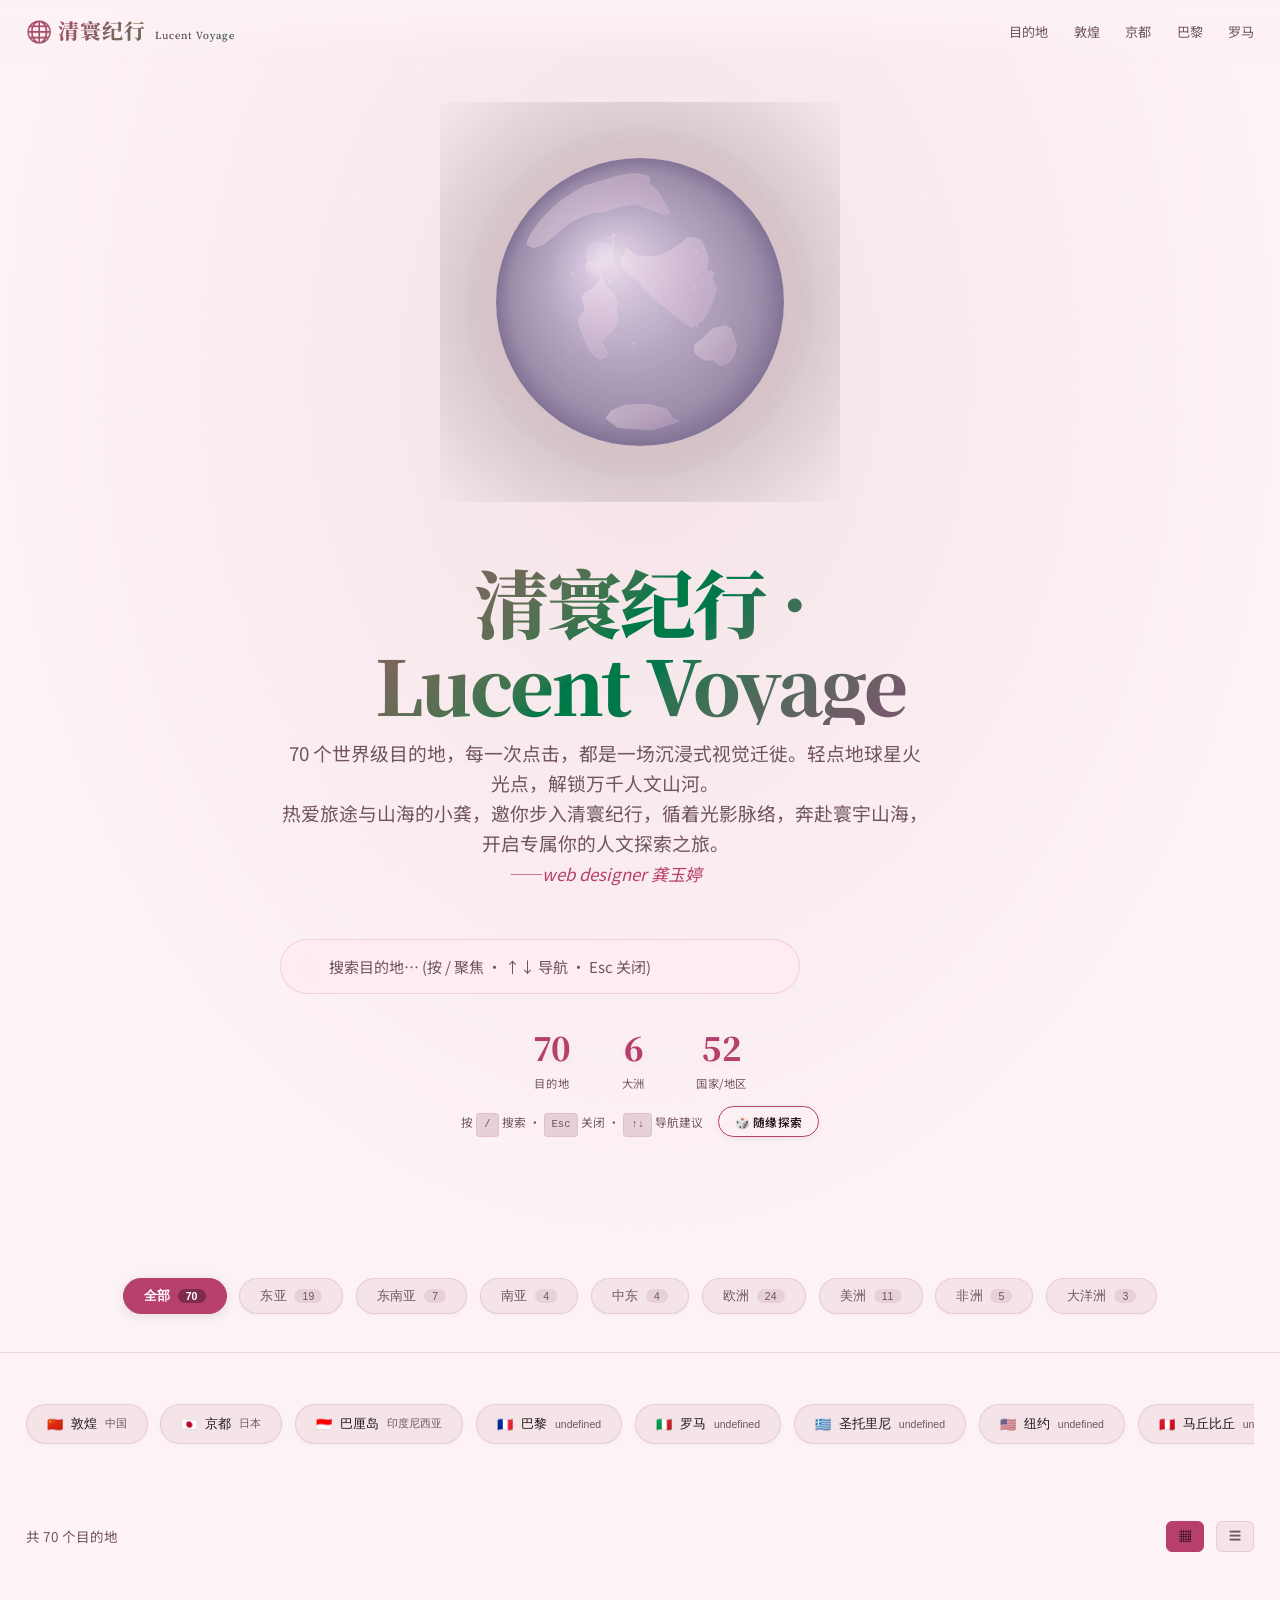
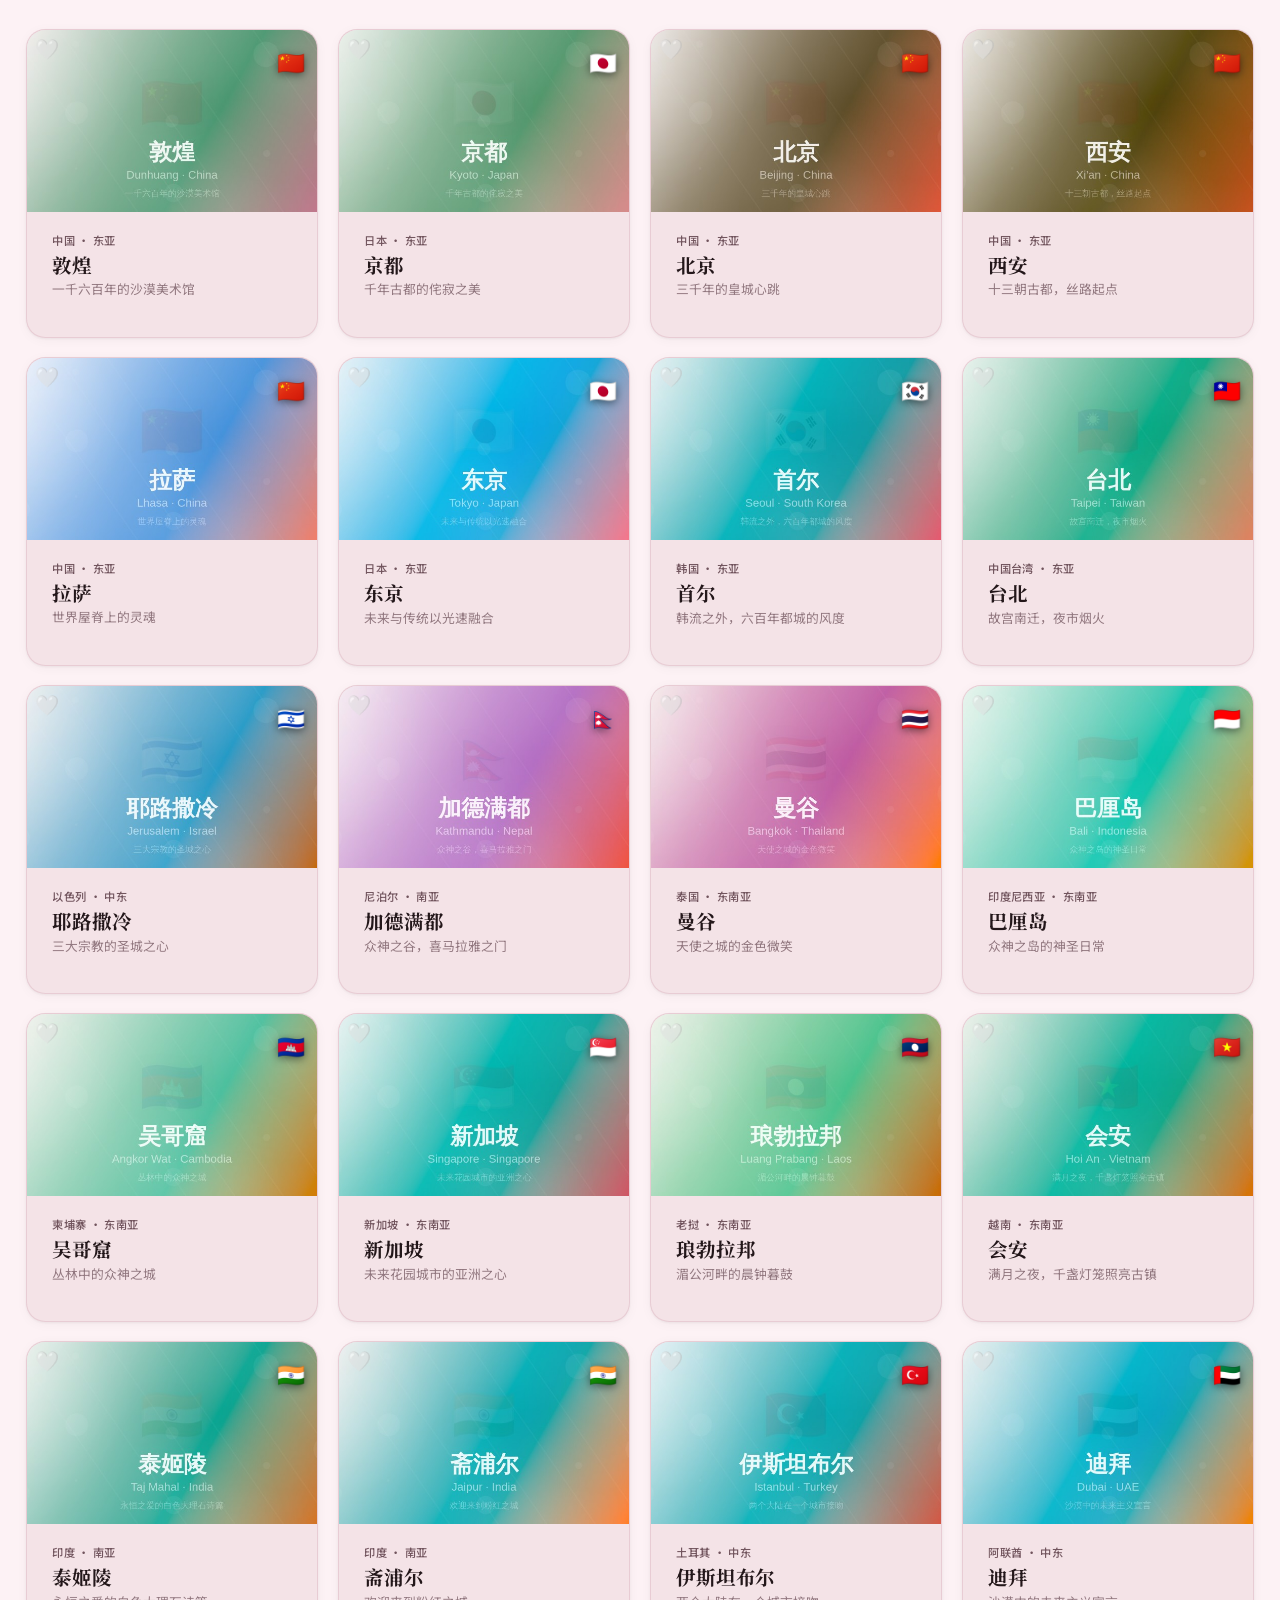
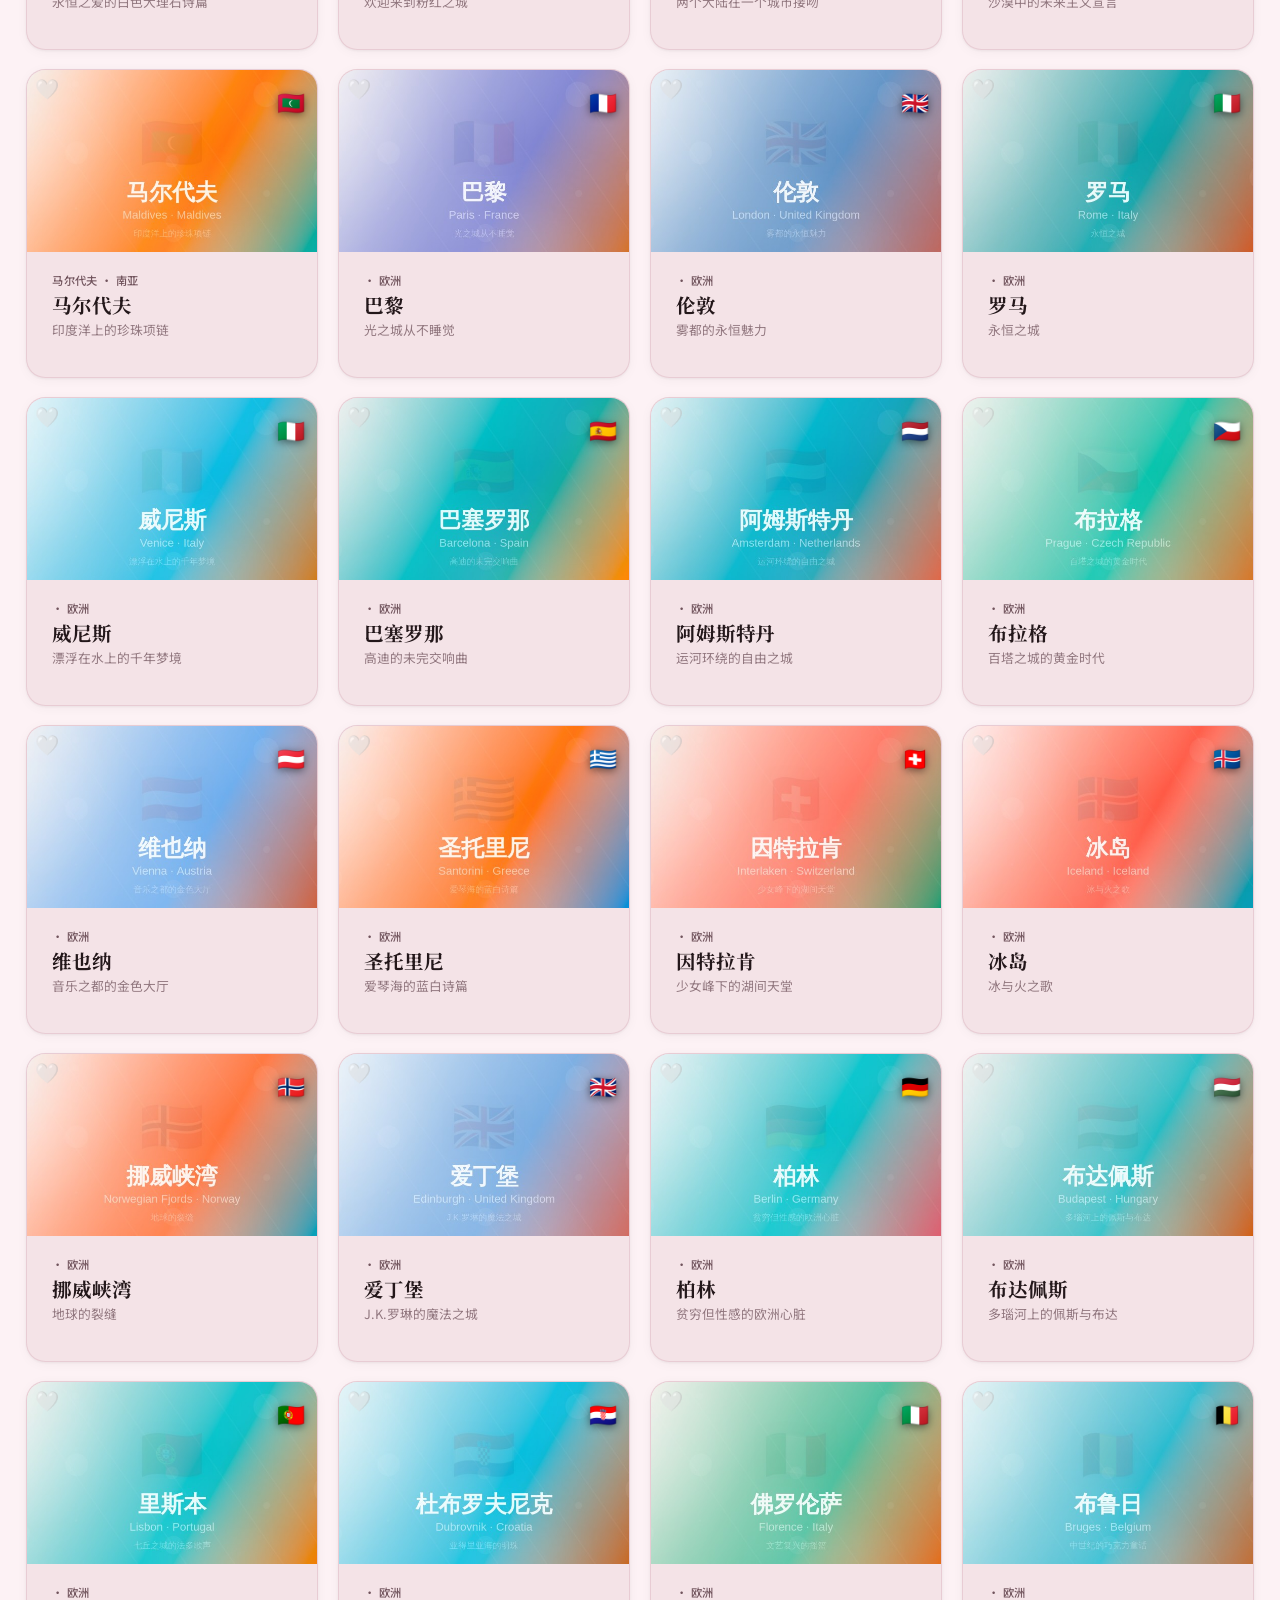
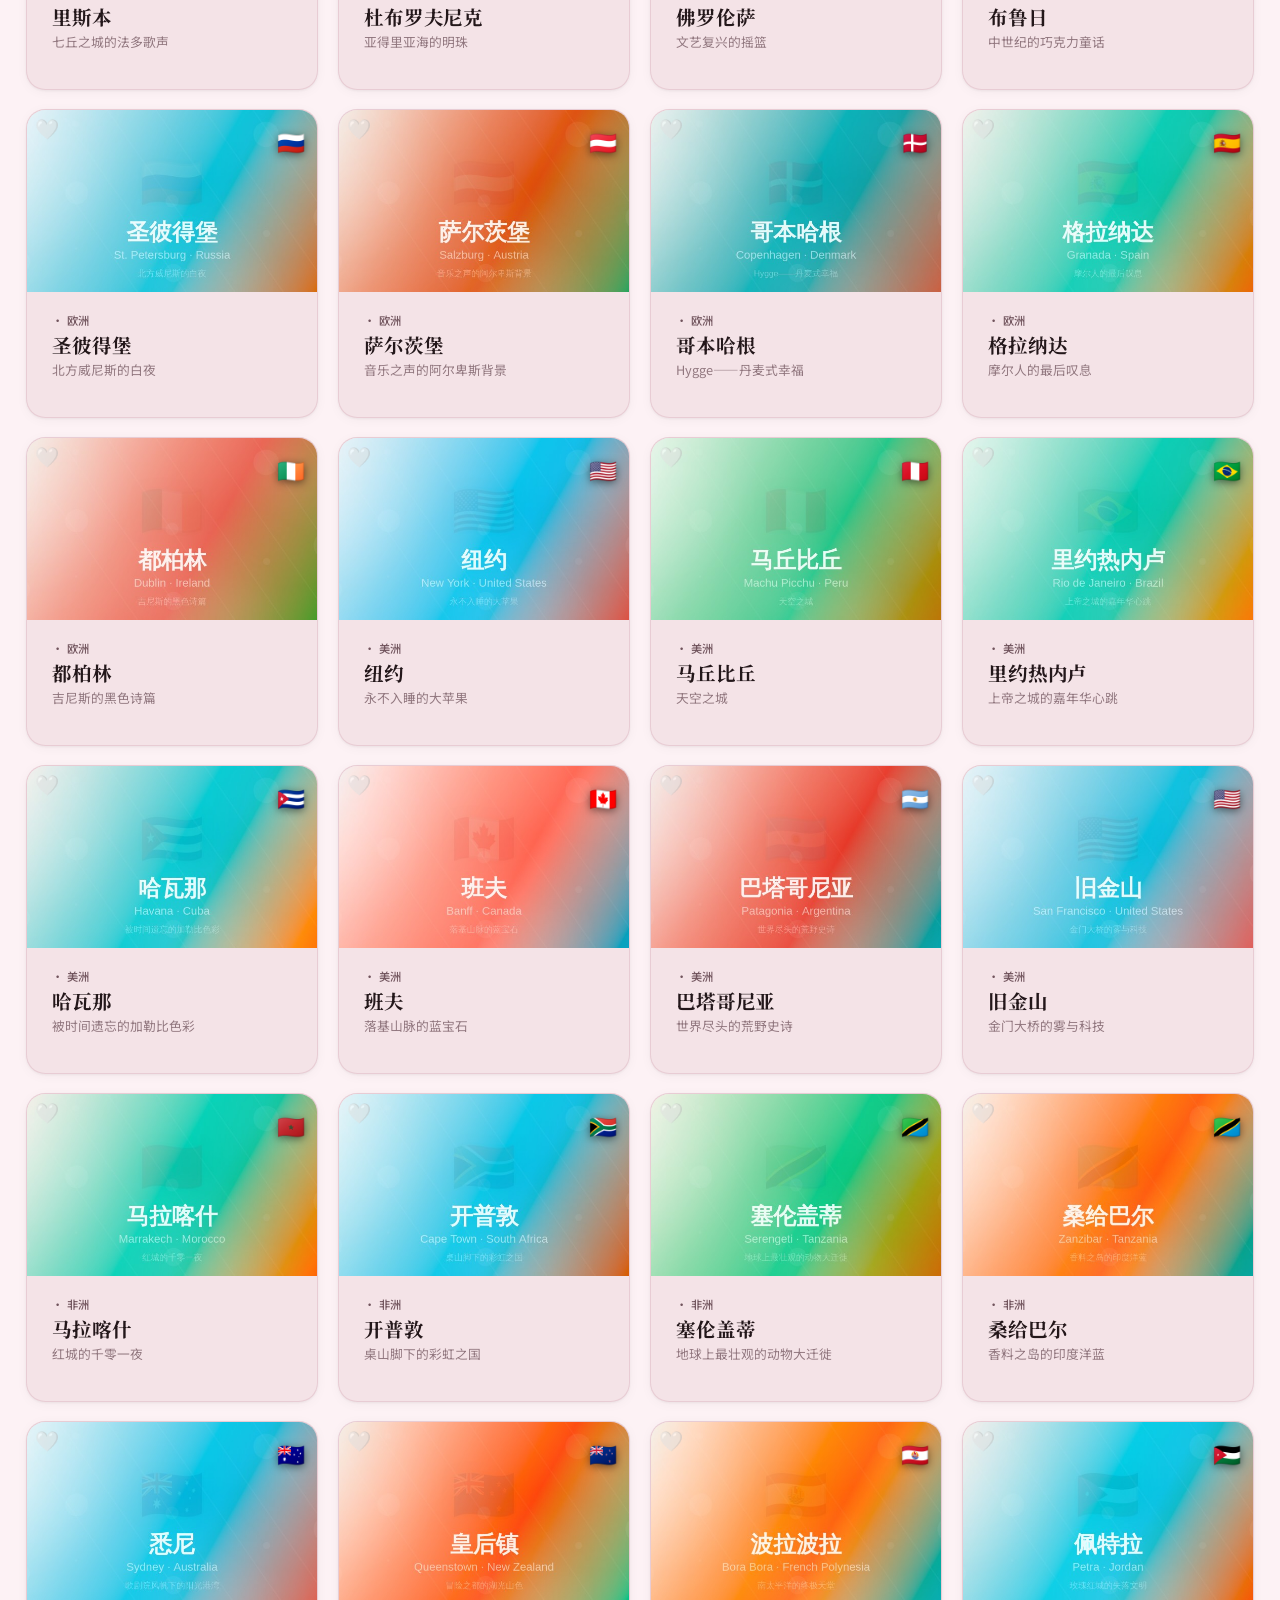
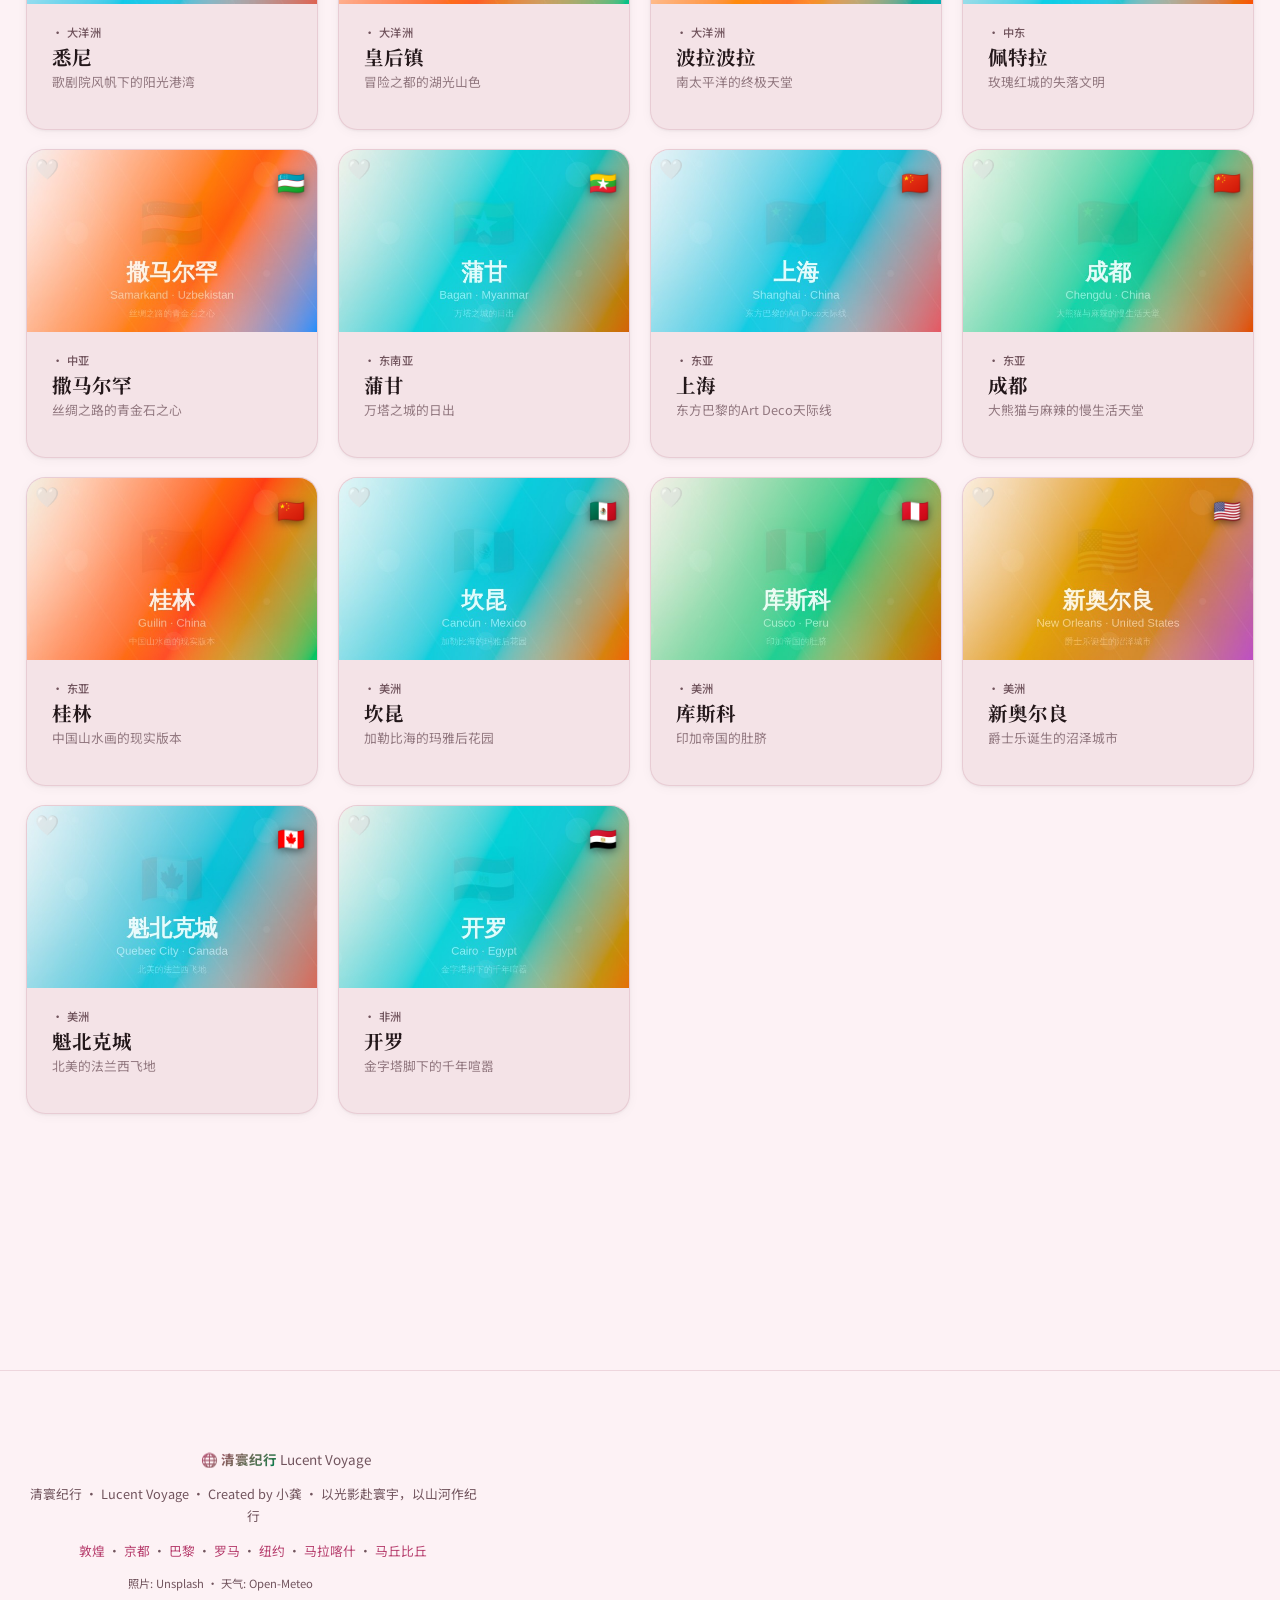
<file: index.html>
<!DOCTYPE html>
<html lang="zh-CN">
<head>
<meta charset="UTF-8">
<meta name="viewport" content="width=device-width, initial-scale=1.0">
<meta name="description" content="清寰纪行 — 70个世界级目的地的沉浸式人文旅游门户。动态文化主题引擎、便当盒式攻略、杂志级叙事排版。">
<meta name="theme-color" content="#1a1410">
<title>清寰纪行・Lucent Voyage</title>

<link rel="preconnect" href="https://fonts.googleapis.com">
<link rel="preconnect" href="https://fonts.gstatic.com" crossorigin>
<link href="https://fonts.googleapis.com/css2?family=Noto+Serif+SC:wght@400;700;900&family=Noto+Sans+SC:wght@300;400;500;700&display=swap" rel="stylesheet">
<link rel="stylesheet" href="css/base.css">

<style>
  /* ═══ Hub Hero ═══ */
  .hub-hero {
    min-height: 100vh;
    display: flex; flex-direction: column;
    align-items: center; justify-content: center;
    text-align: center; padding: var(--space-2xl) var(--space-md);
    position: relative;
  }
  .hub-hero__bg {
    position: absolute; inset: 0; z-index: 0;
    background: radial-gradient(ellipse at 50% 30%, var(--color-surface) 0%, transparent 70%), var(--color-bg);
  }
  .hub-hero__particles { position: absolute; inset: 0; z-index: 0; opacity: 0.4; }
  .hub-hero__content { position: relative; z-index: 1; max-width: 720px; }
  .hub-hero__title { font-family: var(--font-display); font-size: clamp(2.2rem, 6vw, 5rem); font-weight: 900; line-height: 1.1; letter-spacing: -0.03em; color: var(--color-ink); margin-bottom: var(--space-sm); }
  .hub-hero__title span { color: var(--color-primary); }
  .hub-hero__sub { font-size: clamp(1rem, 1.5vw, 1.25rem); color: var(--color-muted); margin-bottom: var(--space-lg); line-height: 1.6; }
  .hero-search-wrap { width: min(520px, 90vw); position: relative; margin-bottom: var(--space-md); }

  /* ── Search Dropdown ── */
  .search-dropdown {
    position: absolute; top: 100%; left: 0; right: 0;
    background: var(--color-surface-elevated);
    border: 1px solid var(--glass-border);
    border-radius: 0 0 var(--bento-radius) var(--bento-radius);
    margin-top: 4px; max-height: 320px; overflow-y: auto;
    z-index: var(--z-dropdown); display: none;
    backdrop-filter: blur(var(--glass-blur));
  }
  .search-dropdown--visible { display: block; }
  .search-dropdown__item {
    padding: 12px 16px; display: flex; align-items: center; gap: 12px;
    cursor: pointer; transition: background 0.2s; border-bottom: 1px solid var(--glass-border);
  }
  .search-dropdown__item:hover, .search-dropdown__item--active { background: var(--color-surface); }
  .search-dropdown__item:last-child { border-bottom: none; }
  .search-dropdown__flag { font-size: 1.3rem; flex-shrink: 0; }
  .search-dropdown__info { flex: 1; text-align: left; }
  .search-dropdown__name { color: var(--color-ink); font-weight: 600; font-size: 0.95rem; }
  .search-dropdown__region { color: var(--color-muted); font-size: 0.75rem; }
  .search-dropdown__hint { padding: 10px 16px; color: var(--color-muted); font-size: 0.78rem; text-align: left; border-bottom: 1px solid var(--glass-border); }

  .hero-stats { display: flex; gap: var(--space-lg); justify-content: center; flex-wrap: wrap; margin-top: var(--space-md); }
  .hero-stat { text-align: center; }
  .hero-stat__num { font-family: var(--font-display); font-size: clamp(1.5rem, 2.5vw, 2.2rem); font-weight: 900; color: var(--color-primary); }
  .hero-stat__label { font-size: 0.75rem; color: var(--color-muted); text-transform: uppercase; letter-spacing: 0.05em; }

  /* ── Sticky Filter Bar ── */
  .section-filters {
    position: sticky; top: 58px; z-index: var(--z-sticky);
    background: var(--color-bg); padding: var(--space-sm) 0;
    border-bottom: 1px solid var(--glass-border);
    backdrop-filter: blur(var(--glass-blur));
  }
  .filter-pill__count {
    display: inline-block; background: var(--color-surface-elevated);
    border-radius: 100px; padding: 1px 8px; font-size: 0.7rem;
    margin-left: 4px; color: var(--color-muted);
  }
  .filter-pill--active .filter-pill__count { background: rgba(0,0,0,0.3); color: inherit; }

  /* ── Results Bar ── */
  .results-header { display: flex; justify-content: space-between; align-items: center; padding: var(--space-md) 0; flex-wrap: wrap; gap: var(--space-sm); }
  .results-count { color: var(--color-muted); font-size: 0.9rem; }
  .results-actions { display: flex; gap: var(--space-sm); }
  .view-toggle { padding: 6px 12px; border-radius: 6px; border: 1px solid var(--glass-border); background: var(--color-surface); color: var(--color-muted); cursor: pointer; font-size: 0.8rem; transition: all 0.2s; }
  .view-toggle--active { background: var(--color-primary); color: #000; border-color: var(--color-primary); }

  /* ── Skeleton Cards ── */
  .skeleton-card {
    background: var(--color-surface); border-radius: var(--bento-radius);
    overflow: hidden; border: 1px solid var(--glass-border);
  }
  .skeleton-card__img { width: 100%; aspect-ratio: 16/10; background: var(--color-surface-elevated); animation: shimmer 1.5s infinite; }
  .skeleton-card__body { padding: var(--space-sm) var(--space-md) var(--space-md); }
  .skeleton-card__line { height: 12px; border-radius: 6px; background: var(--color-surface-elevated); margin-bottom: 8px; animation: shimmer 1.5s infinite; }
  .skeleton-card__line--short { width: 60%; }
  .skeleton-card__line--medium { width: 80%; }
  @keyframes shimmer {
    0% { opacity: 0.5; } 50% { opacity: 0.8; } 100% { opacity: 0.5; }
  }

  /* ── No Results ── */
  .no-results { grid-column: 1 / -1; text-align: center; padding: var(--space-xl); }
  .no-results__icon { font-size: 3rem; margin-bottom: var(--space-sm); opacity: 0.6; }
  .no-results__text { color: var(--color-muted); font-size: 1.1rem; margin-bottom: var(--space-sm); }
  .no-results__hint { color: var(--color-muted); font-size: 0.85rem; }

  /* ── Featured Destinations Quick Bar ── */
  .featured-bar { display: flex; gap: var(--space-sm); overflow-x: auto; padding: var(--space-md) 0; scroll-snap-type: x mandatory; -webkit-overflow-scrolling: touch; }
  .featured-bar::-webkit-scrollbar { height: 2px; }
  .featured-chip {
    flex-shrink: 0; scroll-snap-align: start;
    padding: 10px 20px; border-radius: 100px;
    background: var(--color-surface); border: 1px solid var(--glass-border);
    color: var(--color-ink); cursor: pointer; font-size: 0.88rem;
    transition: all 0.3s; white-space: nowrap; display: flex; align-items: center; gap: 8px;
  }
  .featured-chip:hover { border-color: var(--color-primary); transform: translateY(-2px); }

  /* ── Back to Top ── */
  .back-to-top {
    position: fixed; bottom: 24px; right: 24px; z-index: var(--z-sticky);
    width: 44px; height: 44px; border-radius: 50%;
    background: var(--color-primary); color: #000; border: none;
    font-size: 1.2rem; cursor: pointer;
    opacity: 0; transform: translateY(16px);
    transition: all 0.3s var(--ease-out-expo);
    pointer-events: none; box-shadow: 0 4px 20px rgba(0,0,0,0.4);
  }
  .back-to-top--visible { opacity: 1; transform: translateY(0); pointer-events: auto; }
  .back-to-top:hover { transform: translateY(-3px) scale(1.05); }

  /* ── Keyboard hint ── */
  .kbd { display: inline-block; padding: 2px 7px; border-radius: 4px; background: var(--color-surface-elevated); border: 1px solid var(--glass-border); font-size: 0.7rem; font-family: monospace; color: var(--color-muted); }

  .footer { text-align: center; padding: var(--space-xl) var(--space-md); border-top: 1px solid var(--glass-border); color: var(--color-muted); font-size: 0.85rem; margin-top: var(--space-2xl); }
  .footer a { color: var(--color-primary); }

  @keyframes pulse-intro {
    0%, 100% { box-shadow: 0 4px 16px rgba(255,107,157,0.4); }
    50% { box-shadow: 0 4px 28px rgba(255,107,157,0.7), 0 0 0 6px rgba(255,107,157,0.1); }
  }

  @media (max-width: 480px) {
    .hub-hero__title { font-size: 1.8rem; }
    .hero-stats { gap: var(--space-md); }
    .results-actions { display: none; }
    .back-to-top { bottom: 16px; right: 16px; width: 38px; height: 38px; }
  }
</style>
</head>
<body>

<a href="#destinations" class="skip-link">跳转到目的地列表</a>
<a href="#search-input" class="skip-link" style="left:180px">跳转到搜索</a>

<nav class="nav" aria-label="主导航">
  <div class="nav__inner">
    <a href="index.html" class="nav__logo" style="font-size:1.4rem;letter-spacing:0.04em;background:linear-gradient(135deg,var(--color-primary),var(--color-accent));-webkit-background-clip:text;-webkit-text-fill-color:transparent;background-clip:text">🌐 清寰纪行 <span style="font-size:0.65rem;font-weight:400;-webkit-text-fill-color:var(--color-muted);background:none;margin-left:4px">Lucent Voyage</span></a>
    <ul class="nav__links">
      <li><a href="#destinations">目的地</a></li>
      <li><a href="destination.html?dest=dunhuang">敦煌</a></li>
      <li><a href="destination.html?dest=kyoto">京都</a></li>
      <li><a href="destination.html?dest=paris">巴黎</a></li>
      <li><a href="destination.html?dest=rome">罗马</a></li>
    
    </ul>
    <button class="hamburger" id="hamburger-btn" aria-label="菜单" aria-expanded="false">
      <span></span><span></span><span></span>
    </button>
  </div>
</nav>

<!-- Mobile Menu Overlay -->
<div class="mobile-menu" id="mobile-menu" aria-hidden="true">
  <a href="index.html">🏠 探索中枢</a>
  <a href="#destinations">🌍 目的地</a>
  <a href="destination.html?dest=dunhuang">🕌 敦煌</a>
  <a href="destination.html?dest=kyoto">⛩️ 京都</a>
  <a href="destination.html?dest=paris">🗼 巴黎</a>
  <a href="destination.html?dest=new-york">🗽 纽约</a>
</div>

<!-- Mobile Bottom Tabs -->
<nav class="mobile-tabs" aria-label="移动端导航">
  <a href="index.html" class="mobile-tabs__item mobile-tabs__item--active"><span>🏠</span>中枢</a>
  <a href="#destinations" class="mobile-tabs__item"><span>🌍</span>探索</a>
  <a href="destination.html?dest=dunhuang" class="mobile-tabs__item"><span>🕌</span>敦煌</a>
  <a href="destination.html?dest=paris" class="mobile-tabs__item"><span>🗼</span>巴黎</a>
</nav>

<header class="hub-hero">
  <div class="hub-hero__bg"></div>
  <div class="hub-hero__content">
    <!-- 3D Globe -->
    <div class="globe-container" style="margin-bottom:var(--space-lg)">
      <canvas id="globe-canvas" aria-label="3D 交互地球仪，展示 70 个目的地" role="img" style="width:100%;max-width:420px;aspect-ratio:1"></canvas>
    </div>
    <h1 class="hub-hero__title" style="background:linear-gradient(135deg,var(--color-primary),var(--color-accent),var(--color-secondary));-webkit-background-clip:text;-webkit-text-fill-color:transparent;background-clip:text">清寰纪行 · Lucent Voyage</h1>
    <p class="hub-hero__sub">70 个世界级目的地，每一次点击，都是一场沉浸式视觉迁徙。轻点地球星火光点，解锁万千人文山河。<br>热爱旅途与山海的小龚，邀你步入清寰纪行，循着光影脉络，奔赴寰宇山海，开启专属你的人文探索之旅。<br><span style="font-size:0.9em;color:var(--color-primary);font-style:italic">——web designer 龚玉婷 </span></p>

    <div class="hero-search-wrap">
      <div class="search-bar" style="max-width:100%">
        <span class="search-bar__icon" aria-hidden="true">🔍</span>
        <input type="search" id="search-input" class="search-bar__input"
               placeholder="搜索目的地… (按 / 聚焦 · ↑↓ 导航 · Esc 关闭)"
               aria-label="搜索目的地" autocomplete="off" role="combobox" aria-expanded="false" aria-controls="search-dropdown">
      </div>
      <div class="search-dropdown" id="search-dropdown" role="listbox" aria-label="搜索建议"></div>
    </div>

    <div class="hero-stats">
      <div class="hero-stat"><div class="hero-stat__num" id="stat-total">70</div><div class="hero-stat__label">目的地</div></div>
      <div class="hero-stat"><div class="hero-stat__num" id="stat-continents">6</div><div class="hero-stat__label">大洲</div></div>
      <div class="hero-stat"><div class="hero-stat__num" id="stat-countries">42</div><div class="hero-stat__label">国家/地区</div></div>
    </div>

    <div style="margin-top:var(--space-sm);color:var(--color-muted);font-size:0.78rem">
      按 <span class="kbd">/</span> 搜索 · <span class="kbd">Esc</span> 关闭 · <span class="kbd">↑↓</span> 导航建议
      <button id="random-btn" class="btn btn--ghost" style="margin-left:12px;font-size:0.78rem;padding:6px 16px" aria-label="随机探索一个目的地">🎲 随缘探索</button>
    </div>
  </div>
</header>

<main>
  <div class="section-filters" id="filter-bar">
    <div class="container">
      <div id="filter-pills" class="filters" role="group" aria-label="按区域筛选目的地"></div>
    </div>
  </div>

  <!-- Featured Quick Access -->
  <div class="container" style="padding-top:var(--space-md)">
    <div class="featured-bar" id="featured-bar" aria-label="热门目的地快捷入口"></div>
  </div>

  <!-- Recently Viewed & Favorites (dynamic, hidden when empty) -->
  <div id="personal-sections" style="display:none">
    <div class="container" id="recent-section" style="padding-top:var(--space-md);display:none">
      <div class="results-header"><span style="color:var(--color-muted);font-size:0.85rem">🕐 最近浏览</span><button class="view-toggle" id="clear-recent" style="font-size:0.7rem" aria-label="清除最近浏览">清除</button></div>
      <div class="featured-bar" id="recent-bar" aria-label="最近浏览的目的地"></div>
    </div>
    <div class="container" id="fav-section" style="padding-top:var(--space-sm);display:none">
      <div class="results-header"><span style="color:var(--color-muted);font-size:0.85rem">❤️ 我的收藏 (<span id="fav-count">0</span>)</span><button class="view-toggle" id="show-favs" style="font-size:0.7rem">查看全部</button></div>
      <div class="featured-bar" id="fav-bar" aria-label="收藏的目的地"></div>
    </div>
  </div>

  <section id="destinations" class="section" style="padding-top:var(--space-md)">
    <div class="container">
      <div class="results-header">
        <span class="results-count" id="dest-count" aria-live="polite">加载中…</span>
        <div class="results-actions">
          <button class="view-toggle view-toggle--active" data-view="grid" aria-label="网格视图" title="网格视图">▦</button>
          <button class="view-toggle" data-view="list" aria-label="列表视图" title="列表视图">☰</button>
        </div>
      </div>
      <div id="dest-grid" class="dest-grid" role="list" aria-label="目的地列表">
        <!-- Skeleton loading -->
        <div class="skeleton-card"><div class="skeleton-card__img"></div><div class="skeleton-card__body"><div class="skeleton-card__line skeleton-card__line--medium"></div><div class="skeleton-card__line skeleton-card__line--short"></div></div></div>
        <div class="skeleton-card"><div class="skeleton-card__img"></div><div class="skeleton-card__body"><div class="skeleton-card__line skeleton-card__line--medium"></div><div class="skeleton-card__line skeleton-card__line--short"></div></div></div>
        <div class="skeleton-card"><div class="skeleton-card__img"></div><div class="skeleton-card__body"><div class="skeleton-card__line skeleton-card__line--medium"></div><div class="skeleton-card__line skeleton-card__line--short"></div></div></div>
        <div class="skeleton-card"><div class="skeleton-card__img"></div><div class="skeleton-card__body"><div class="skeleton-card__line skeleton-card__line--medium"></div><div class="skeleton-card__line skeleton-card__line--short"></div></div></div>
        <div class="skeleton-card"><div class="skeleton-card__img"></div><div class="skeleton-card__body"><div class="skeleton-card__line skeleton-card__line--medium"></div><div class="skeleton-card__line skeleton-card__line--short"></div></div></div>
        <div class="skeleton-card"><div class="skeleton-card__img"></div><div class="skeleton-card__body"><div class="skeleton-card__line skeleton-card__line--medium"></div><div class="skeleton-card__line skeleton-card__line--short"></div></div></div>
      </div>
    </div>
  </section>
</main>

<button class="back-to-top" id="back-to-top" aria-label="回到顶部" title="回到顶部">↑</button>

<footer class="footer">
  <p style="font-size:0.9rem"><span style="background:linear-gradient(135deg,var(--color-primary),var(--color-accent));-webkit-background-clip:text;-webkit-text-fill-color:transparent;background-clip:text;font-weight:700">🌐 清寰纪行</span>  Lucent Voyage</p>
  <p style="margin-top:4px">清寰纪行 · Lucent Voyage · Created by 小龚 · 以光影赴寰宇，以山河作纪行</p>
  <p style="margin-top:var(--space-sm)"><a href="destination.html?dest=dunhuang">敦煌</a> · <a href="destination.html?dest=kyoto">京都</a> · <a href="destination.html?dest=paris">巴黎</a> · <a href="destination.html?dest=rome">罗马</a> · <a href="destination.html?dest=new-york">纽约</a> · <a href="destination.html?dest=marrakech">马拉喀什</a> · <a href="destination.html?dest=machu-picchu">马丘比丘</a></p>
  <p style="margin-top:var(--space-sm);font-size:0.75rem">照片: Unsplash · 天气: Open-Meteo</p>
</footer>

<script src="js/destinations.js"></script>
<script src="js/destinations-part2.js"></script>
<script>
  window.DESTINATIONS = (window.DESTINATIONS || []).concat(window.DESTINATIONS_PART2 || []);
</script>
<script src="js/theme-engine.js"></script>
<script src="js/storage.js"></script>
<script src="js/images.js"></script>
<script src="js/globe-3d.js"></script>
<script>
/* ═══════════════════════════════════════════════════
   Hub Page — Enhanced App Logic
   ═══════════════════════════════════════════════════ */

const Hub = {
  _filter: 'all', _query: '', _view: 'grid', _dropdownIdx: -1, _dropdownResults: [],

  init() {
    if (!window.DESTINATIONS?.length) return;
    this._renderStats();
    this._renderFilters();
    this._renderFeatured();
    this._renderPersonal();
    this._renderGrid();
    this._setupSearch();
    this._setupViewToggle();
    this._setupBackToTop();
    this._setupNavScroll();
    this._initGlobe();
    this._setupKeyboard();
    this._setupMobileMenu();
    this._setupPersonalActions();
  },

  /* ── Stats ── */
  _renderStats() {
    const all = window.DESTINATIONS;
    const countries = new Set(all.map(d => d.country));
    const continents = new Set(all.map(d => d.region?.startsWith('europe') ? 'europe' : d.region));
    document.getElementById('stat-total').textContent = all.length;
    document.getElementById('stat-countries').textContent = countries.size;
  },

  /* ── Filters with counts ── */
  _renderFilters() {
    const container = document.getElementById('filter-pills');
    if (!container) return;
    const all = window.DESTINATIONS;

    const regions = [
      { id: 'all', label: '全部', count: all.length },
      { id: 'east-asia', label: '东亚', count: all.filter(d => /east-asia|central-asia/.test(d.region)).length },
      { id: 'southeast-asia', label: '东南亚', count: all.filter(d => d.region === 'southeast-asia').length },
      { id: 'south-asia', label: '南亚', count: all.filter(d => d.region === 'south-asia').length },
      { id: 'middle-east', label: '中东', count: all.filter(d => d.region === 'middle-east').length },
      { id: 'europe', label: '欧洲', count: all.filter(d => d.region === 'europe').length },
      { id: 'americas', label: '美洲', count: all.filter(d => d.region === 'americas').length },
      { id: 'africa', label: '非洲', count: all.filter(d => d.region === 'africa').length },
      { id: 'oceania', label: '大洋洲', count: all.filter(d => d.region === 'oceania').length },
    ];

    // Add favorites filter at the beginning
    const favCount = window.Storage ? Storage.getFavorites().length : 0;

    container.innerHTML = '';
    if (favCount > 0) {
      const favPill = document.createElement('button');
      favPill.className = 'filter-pill';
      favPill.innerHTML = '❤️ 收藏 <span class="filter-pill__count">' + favCount + '</span>';
      favPill.addEventListener('click', () => {
        this._filter = 'favorites';
        container.querySelectorAll('.filter-pill').forEach(p => p.classList.toggle('filter-pill--active', p === favPill));
        this._renderGrid();
      });
      container.appendChild(favPill);
    }

    regions.forEach(r => {
      const pill = document.createElement('button');
      pill.className = 'filter-pill' + (r.id === 'all' ? ' filter-pill--active' : '');
      pill.innerHTML = r.label + ' <span class="filter-pill__count">' + r.count + '</span>';
      pill.setAttribute('aria-pressed', r.id === 'all' ? 'true' : 'false');
      pill.addEventListener('click', () => {
        this._filter = r.id;
        container.querySelectorAll('.filter-pill').forEach(p => {
          p.classList.toggle('filter-pill--active', p === pill);
          p.setAttribute('aria-pressed', p === pill ? 'true' : 'false');
        });
        this._renderGrid();
      });
      container.appendChild(pill);
    });
  },

  /* ── Featured Quick Bar ── */
  _renderFeatured() {
    const bar = document.getElementById('featured-bar');
    if (!bar) return;
    const featured = window.DESTINATIONS.filter(d =>
      ['dunhuang','kyoto','paris','rome','new-york','machu-picchu','marrakech','santorini','bali','petra'].includes(d.id)
    );
    bar.innerHTML = featured.map(d =>
      '<button class="featured-chip" onclick="window.location.href=\'destination.html?dest=' + d.id + '\'">' +
        '<span>' + d.flag + '</span>' + d.nameCN + ' <span style="color:var(--color-muted);font-size:0.7rem">' + d.countryCN + '</span>' +
      '</button>'
    ).join('');
  },

  /* ── Grid Rendering ── */
  _getFiltered() {
    let list = window.DESTINATIONS || [];
    if (this._filter === 'favorites') {
      const favIds = new Set(window.Storage ? Storage.getFavorites() : []);
      list = list.filter(d => favIds.has(d.id));
    } else if (this._filter !== 'all') {
      if (this._filter === 'east-asia') list = list.filter(d => /east-asia|central-asia/.test(d.region));
      else list = list.filter(d => d.region === this._filter);
    }
    if (this._query) {
      const q = this._query;
      list = list.filter(d =>
        (d.nameCN || '').includes(q) || (d.name || '').toLowerCase().includes(q) ||
        (d.countryCN || '').includes(q) || (d.country || '').toLowerCase().includes(q) ||
        (d.tagline || '').includes(q) || (d.keywords || []).some(k => k.includes(q))
      );
    }
    return list;
  },

  _renderGrid() {
    const grid = document.getElementById('dest-grid');
    if (!grid) return;
    const filtered = this._getFiltered();

    // Update count
    const countEl = document.getElementById('dest-count');
    if (countEl) {
      const regionLabel = this._filter === 'all' ? '' : ' · ' + (document.querySelector('.filter-pill--active')?.textContent?.replace(/\d+/, '').trim() || '');
      countEl.textContent = '共 ' + filtered.length + ' 个目的地' + regionLabel;
    }

    // No results
    if (!filtered.length) {
      grid.innerHTML = '<div class="no-results"><div class="no-results__icon">🔍</div><div class="no-results__text">没有找到匹配的目的地</div><div class="no-results__hint">试试调整搜索词或切换区域筛选</div></div>';
      return;
    }

    // Grid/list class
    grid.className = this._view === 'list' ? 'dest-grid' : 'dest-grid';
    if (this._view === 'list') grid.style.gridTemplateColumns = '1fr';

    grid.innerHTML = filtered.map((dest, i) => {
      const isFav = window.Storage ? Storage.isFavorite(dest.id) : false;
      // Trusted keyword → English name + landmark type for reliable results
      const kw = encodeURIComponent((dest.keywords||[])[0] || dest.name);
      const imgUrl = 'https://source.unsplash.com/featured/?' + kw + ',' + encodeURIComponent(dest.name);
      return '<article class="dest-card" tabindex="0" role="link" aria-label="探索 ' + dest.nameCN + '"' +
        ' style="animation: heroReveal 0.5s var(--ease-out-expo) ' + (i * 0.03) + 's both"' +
        ' data-dest-id="' + dest.id + '">' +
        '<img class="dest-card__image" src="https://picsum.photos/seed/' + dest.id + '/640/360" alt="' + dest.nameCN + '" loading="lazy" onerror="this.src=\'' + AtlasImage.card(dest) + '\'">' +
        '<span class="dest-card__flag">' + (dest.flag || '') + '</span>' +
        '<button class="fav-heart' + (isFav ? ' fav-heart--active' : '') + '" data-dest-id="' + dest.id + '" aria-label="' + (isFav ? '取消收藏' : '收藏') + ' ' + dest.nameCN + '" style="position:absolute;top:8px;left:8px;z-index:5;background:none;border:none;font-size:1.3rem;cursor:pointer;filter:' + (isFav ? 'none' : 'grayscale(1)') + ';opacity:' + (isFav ? '1' : '0.5') + ';transition:all 0.3s">' + (isFav ? '❤️' : '🤍') + '</button>' +
        '<div class="dest-card__body">' +
          '<div class="dest-card__region">' + (dest.countryCN || '') + ' · ' + this._regionLabel(dest.region) + '</div>' +
          '<h3 class="dest-card__name">' + dest.nameCN + '</h3>' +
          '<p class="dest-card__tagline">' + (dest.tagline || '') + '</p>' +
        '</div>' +
      '</article>';
    }).join('');

    // Bind click events — in-place theme switch on hub page
    grid.querySelectorAll('.dest-card').forEach(card => {
      card.addEventListener('click', () => {
        const id = card.dataset.destId;
        const dest = window.DESTINATIONS.find(d => d.id === id);
        if (!dest) return;
        // Apply theme to hub page
        if (window.ThemeEngine) ThemeEngine.apply(dest);
        if (window.Storage) Storage.addRecent(id);
        // Update hero to show selected destination
        this._showSelectedDest(dest);
        // Scroll to top to see the transformation
        window.scrollTo({ top: 0, behavior: 'smooth' });
        // Try to rotate globe to face destination
        if (window.Globe3D && Globe3D._ry !== undefined) {
          const targetRY = -(dest.lng || 0) * Math.PI / 180;
          Globe3D._ry = targetRY;
        }
      });
      card.addEventListener('keydown', e => { if (e.key === 'Enter') card.click(); });
    });

    // Bind favorite heart clicks
    this._bindFavClicks(grid);
  },

  /* ── Show selected destination in hero ── */
  _showSelectedDest(dest) {
    const hero = document.querySelector('.hub-hero__content');
    if (!hero || !dest) return;
    // Update hero content to reflect selected destination
    let selEl = document.getElementById('selected-dest');
    if (!selEl) {
      selEl = document.createElement('div');
      selEl.id = 'selected-dest';
      selEl.style.cssText = 'margin-top:var(--space-lg);animation:heroReveal 0.6s var(--ease-out-expo) both';
      hero.appendChild(selEl);
    }
    selEl.innerHTML =
      '<div style="font-size:0.75rem;color:var(--color-muted);text-transform:uppercase;letter-spacing:0.08em;margin-bottom:4px">当前浏览</div>' +
      '<div style="font-family:var(--font-display);font-size:clamp(1.5rem,3vw,2.5rem);font-weight:900;color:var(--color-primary)">' + (dest.flag || '') + ' ' + dest.nameCN + '</div>' +
      '<div style="color:var(--color-muted);margin:8px 0;max-width:55ch;margin-inline:auto;line-height:1.6">' + (dest.tagline || '') + '</div>' +
      '<a href="destination.html?dest=' + dest.id + '" class="btn btn--primary" style="margin-right:8px">查看完整攻略 →</a>' +
      '<button class="btn btn--ghost" id="clear-selection">✕ 清除</button>';

    document.getElementById('clear-selection')?.addEventListener('click', () => {
      selEl.remove();
      // Reset theme to default
      const dunhuang = window.DESTINATIONS.find(d => d.id === 'dunhuang');
      if (dunhuang && window.ThemeEngine) ThemeEngine.apply(dunhuang);
    });

    // Also update the hero background gradient
    const heroBg = document.querySelector('.hub-hero__bg');
    if (heroBg && dest.theme) {
      heroBg.style.background = 'radial-gradient(ellipse at 50% 30%, ' + dest.theme.primary + ' 0%, ' + dest.theme.bg + ' 70%)';
      heroBg.style.transition = 'background 1s var(--ease-out-expo)';
    }
  },

  _bindFavClicks(grid) {
    if (!window.Storage) return;
    grid.querySelectorAll('.fav-heart').forEach(btn => {
      btn.addEventListener('click', e => {
        e.stopPropagation();
        const id = btn.dataset.destId;
        const added = Storage.toggleFavorite(id);
        btn.textContent = added ? '❤️' : '🤍';
        btn.style.filter = added ? 'none' : 'grayscale(1)';
        btn.style.opacity = added ? '1' : '0.5';
        btn.setAttribute('aria-label', (added ? '取消收藏' : '收藏'));
        btn.classList.toggle('fav-heart--active', added);
        this._renderPersonal();
      });
    });
  },

  /* ── Personal Sections ── */
  _renderPersonal() {
    const container = document.getElementById('personal-sections');
    if (!container || !window.Storage) return;

    const recent = Storage.getRecentDestinations();
    const favs = Storage.getFavoriteDestinations();

    if (!recent.length && !favs.length) return;
    container.style.display = 'block';

    // Recent
    if (recent.length) {
      document.getElementById('recent-section').style.display = 'block';
      document.getElementById('recent-bar').innerHTML = recent.map(d =>
        '<button class="featured-chip" onclick="window.location.href=\'destination.html?dest=' + d.id + '\'">' +
          '<span>' + (d.flag || '') + '</span>' + d.nameCN +
        '</button>'
      ).join('');
    }

    // Favorites
    if (favs.length) {
      document.getElementById('fav-section').style.display = 'block';
      document.getElementById('fav-count').textContent = favs.length;
      document.getElementById('fav-bar').innerHTML = favs.slice(0, 8).map(d =>
        '<button class="featured-chip" onclick="window.location.href=\'destination.html?dest=' + d.id + '\'">' +
          '<span>' + (d.flag || '') + '</span>' + d.nameCN +
        '</button>'
      ).join('');
    }
  },

  _setupPersonalActions() {
    // Random button — works directly with DESTINATIONS
    const randomBtn = document.getElementById('random-btn');
    if (randomBtn) {
      randomBtn.addEventListener('click', () => {
        const all = window.DESTINATIONS;
        if (all && all.length) {
          const d = all[Math.floor(Math.random() * all.length)];
          if (window.ThemeEngine) ThemeEngine.apply(d);
          if (window.Storage) Storage.addRecent(d.id);
          window.location.href = 'destination.html?dest=' + d.id;
        }
      });
    }

    // Clear recent
    const clearBtn = document.getElementById('clear-recent');
    if (clearBtn) {
      clearBtn.addEventListener('click', () => {
        if (window.Storage) Storage.clearAll();
        const ps = document.getElementById('personal-sections');
        if (ps) ps.style.display = 'none';
      });
    }

    // Show all favs
    const showFavs = document.getElementById('show-favs');
    if (showFavs) {
      showFavs.addEventListener('click', () => {
        this._filter = 'favorites';
        document.querySelectorAll('.filter-pill').forEach(p => {
          p.classList.toggle('filter-pill--active', p.textContent.includes('收藏'));
        });
        this._renderGrid();
        document.getElementById('destinations').scrollIntoView({ behavior: 'smooth' });
      });
    }
  },

  /* ── Search with Dropdown ── */
  _setupSearch() {
    const input = document.getElementById('search-input');
    const dropdown = document.getElementById('search-dropdown');
    if (!input || !dropdown) return;

    input.addEventListener('input', () => {
      this._query = input.value.trim().toLowerCase();
      this._dropdownIdx = -1;
      this._updateDropdown();
      this._renderGrid();
    });

    input.addEventListener('focus', () => { this._query = input.value.trim().toLowerCase(); this._updateDropdown(); });
    input.addEventListener('blur', () => { setTimeout(() => dropdown.classList.remove('search-dropdown--visible'), 200); });

    input.addEventListener('keydown', e => {
      const items = dropdown.querySelectorAll('.search-dropdown__item');
      if (e.key === 'ArrowDown') {
        e.preventDefault();
        this._dropdownIdx = Math.min(this._dropdownIdx + 1, items.length - 1);
        this._updateDropdownActive(items);
      } else if (e.key === 'ArrowUp') {
        e.preventDefault();
        this._dropdownIdx = Math.max(this._dropdownIdx - 1, 0);
        this._updateDropdownActive(items);
      } else if (e.key === 'Enter' && this._dropdownIdx >= 0) {
        e.preventDefault();
        const active = items[this._dropdownIdx];
        if (active) active.click();
      } else if (e.key === 'Escape') {
        input.value = ''; this._query = ''; this._dropdownIdx = -1;
        dropdown.classList.remove('search-dropdown--visible');
        this._renderGrid();
        input.blur();
      }
    });
  },

  _updateDropdown() {
    const dropdown = document.getElementById('search-dropdown');
    const input = document.getElementById('search-input');
    if (!dropdown || !input) return;

    if (!this._query || this._query.length < 1) {
      // Show popular choices when empty
      this._dropdownResults = window.DESTINATIONS?.slice(0, 5) || [];
    } else {
      this._dropdownResults = (window.DESTINATIONS || []).filter(d =>
        (d.nameCN || '').includes(this._query) || (d.name || '').toLowerCase().includes(this._query) ||
        (d.countryCN || '').includes(this._query)
      ).slice(0, 8);
    }

    if (!this._dropdownResults.length) {
      dropdown.innerHTML = '<div class="search-dropdown__hint">未找到匹配的目的地</div>';
    } else {
      dropdown.innerHTML = (this._query ? '' : '<div class="search-dropdown__hint">热门目的地</div>') +
        this._dropdownResults.map((d, i) =>
          '<div class="search-dropdown__item" role="option" data-id="' + d.id + '" data-idx="' + i + '">' +
            '<span class="search-dropdown__flag">' + (d.flag || '🌍') + '</span>' +
            '<div class="search-dropdown__info">' +
              '<div class="search-dropdown__name">' + d.nameCN + ' <span style="font-weight:400;color:var(--color-muted)">' + (d.name !== d.nameCN ? d.name : '') + '</span></div>' +
              '<div class="search-dropdown__region">' + d.countryCN + ' · ' + this._regionLabel(d.region) + '</div>' +
            '</div>' +
          '</div>'
        ).join('');
    }

    dropdown.classList.add('search-dropdown--visible');

    // Bind clicks
    dropdown.querySelectorAll('.search-dropdown__item').forEach(item => {
      item.addEventListener('mousedown', e => {
        e.preventDefault();
        const id = item.dataset.id;
        const dest = window.DESTINATIONS.find(d => d.id === id);
        if (dest) {
          if (window.ThemeEngine) ThemeEngine.apply(dest);
          window.location.href = 'destination.html?dest=' + id;
        }
      });
    });
  },

  _updateDropdownActive(items) {
    items.forEach((item, i) => {
      item.classList.toggle('search-dropdown__item--active', i === this._dropdownIdx);
      if (i === this._dropdownIdx) item.scrollIntoView({ block: 'nearest' });
    });
  },

  /* ── View Toggle ── */
  _setupViewToggle() {
    document.querySelectorAll('.view-toggle').forEach(btn => {
      btn.addEventListener('click', () => {
        this._view = btn.dataset.view;
        document.querySelectorAll('.view-toggle').forEach(b => b.classList.toggle('view-toggle--active', b === btn));
        const grid = document.getElementById('dest-grid');
        if (this._view === 'list') {
          grid.style.gridTemplateColumns = '1fr';
          grid.querySelectorAll('.dest-card').forEach(c => c.style.display = 'flex');
        } else {
          grid.style.gridTemplateColumns = '';
          grid.querySelectorAll('.dest-card').forEach(c => c.style.display = '');
        }
        this._renderGrid();
      });
    });
  },

  /* ── Back to Top ── */
  _setupBackToTop() {
    const btn = document.getElementById('back-to-top');
    if (!btn) return;
    window.addEventListener('scroll', () => {
      btn.classList.toggle('back-to-top--visible', window.scrollY > 600);
    }, { passive: true });
    btn.addEventListener('click', () => {
      window.scrollTo({ top: 0, behavior: 'smooth' });
    });
  },

  /* ── Nav Scroll ── */
  _setupNavScroll() {
    const nav = document.querySelector('.nav');
    if (!nav) return;
    window.addEventListener('scroll', () => {
      nav.classList.toggle('nav--scrolled', window.scrollY > 50);
    }, { passive: true });
  },

  /* ── 3D Globe ── */
  _initGlobe() {
    if (window.Globe3D) {
      Globe3D.init('globe-canvas', window.DESTINATIONS || []);
    }
  },

  /* ── Mobile Menu ── */
  _setupMobileMenu() {
    const btn = document.getElementById('hamburger-btn');
    const menu = document.getElementById('mobile-menu');
    if (!btn || !menu) return;

    btn.addEventListener('click', () => {
      const open = menu.classList.toggle('mobile-menu--open');
      btn.classList.toggle('hamburger--open', open);
      btn.setAttribute('aria-expanded', open);
      menu.setAttribute('aria-hidden', !open);
      document.body.style.overflow = open ? 'hidden' : '';
    });

    // Close on link click
    menu.querySelectorAll('a').forEach(link => {
      link.addEventListener('click', () => {
        menu.classList.remove('mobile-menu--open');
        btn.classList.remove('hamburger--open');
        btn.setAttribute('aria-expanded', 'false');
        menu.setAttribute('aria-hidden', 'true');
        document.body.style.overflow = '';
      });
    });
  },

  /* ── Keyboard Shortcuts ── */
  _setupKeyboard() {
    document.addEventListener('keydown', e => {
      if (e.key === '/' && document.activeElement === document.body) {
        e.preventDefault();
        document.getElementById('search-input')?.focus();
      }
    });
  },

  _regionLabel(r) {
    const map = {
      'east-asia': '东亚', 'central-asia': '中亚', 'southeast-asia': '东南亚',
      'south-asia': '南亚', 'middle-east': '中东', 'europe': '欧洲',
      'americas': '美洲', 'africa': '非洲', 'oceania': '大洋洲'
    };
    return map[r] || r || '';
  }
};

document.addEventListener('DOMContentLoaded', () => Hub.init());
</script>
</body>
</html>
</file>
<file: css/base.css>
/* ═══════════════════════════════════════════════════════════════════
   经纬 Jiingwei — 基础样式表
   设计系统：樱花仙女风 (Sakura Fairy Aesthetic)
   - CSS 自定义属性由 ThemeEngine 动态注入
   - Bento Box 网格用于攻略面板
   - 杂志级排版层级
   ═══════════════════════════════════════════════════════════════════ */

/* ── Reset & Base ── */
*, *::before, *::after { box-sizing: border-box; margin: 0; padding: 0; }

:root {
  /* Default (Sakura Fairy) — overridden by ThemeEngine */
  --color-bg: oklch(0.97 0.012 0);
  --color-surface: oklch(0.93 0.020 0);
  --color-surface-elevated: oklch(0.88 0.028 0);
  --color-primary: oklch(0.55 0.16 0);
  --color-accent: oklch(0.50 0.14 160);
  --color-secondary: oklch(0.50 0.12 340);
  --color-ink: oklch(0.22 0.02 0);
  --color-muted: oklch(0.48 0.04 0);
  --glass-bg: rgba(255,235,240,0.75);
  --glass-border: rgba(210,160,175,0.35);
  --glass-blur: 14px;
  --font-display: 'Noto Serif SC', serif;
  --font-body: 'Noto Sans SC', sans-serif;
  --font-display-weight: 700;
  --font-body-weight: 400;
  --type-scale: 1.25;
  --surface-opacity: 0.85;
  --border-strength: 0.18;
  --texture-bg: none;
  --color-strategy: drenched;

  /* Layout tokens */
  --content-max: 1280px;
  --content-narrow: 780px;
  --space-xs: clamp(4px, 0.5vw, 8px);
  --space-sm: clamp(8px, 1vw, 16px);
  --space-md: clamp(16px, 2vw, 32px);
  --space-lg: clamp(32px, 4vw, 64px);
  --space-xl: clamp(48px, 6vw, 96px);
  --space-2xl: clamp(64px, 8vw, 160px);

  /* Bento Box tokens */
  --bento-radius: clamp(12px, 1.5vw, 24px);
  --bento-gap: clamp(12px, 1.5vw, 20px);

  /* Z-index scale */
  --z-dropdown: 100;
  --z-sticky: 200;
  --z-overlay: 300;
  --z-modal: 400;
  --z-toast: 500;
  --z-tooltip: 600;

  /* Motion */
  --ease-out-expo: cubic-bezier(0.19, 1, 0.22, 1);
  --ease-out-quint: cubic-bezier(0.22, 1, 0.36, 1);
  --duration-fast: 200ms;
  --duration-base: 400ms;
  --duration-slow: 700ms;
}

html {
  font-size: clamp(15px, 1.05vw, 18px);
  scroll-behavior: smooth;
  -webkit-font-smoothing: antialiased;
  -moz-osx-font-smoothing: grayscale;
}

body {
  font-family: var(--font-body);
  font-weight: var(--font-body-weight);
  background: var(--color-bg);
  color: var(--color-ink);
  line-height: 1.7;
  min-height: 100vh;
  overflow-x: hidden;
  transition:
    background 0.6s var(--ease-out-expo),
    color 0.6s var(--ease-out-expo);
}

body::before {
  content: '';
  position: fixed;
  inset: 0;
  background: var(--texture-bg);
  opacity: 0.3;
  pointer-events: none;
  z-index: 0;
  transition: opacity 0.8s var(--ease-out-expo);
}

body.theme-transitioning::before { opacity: 0; }
body.theme-transitioning * { transition-duration: 0.5s !important; }

/* ── Typography Scale ── */
h1, h2, h3, h4, h5, h6 {
  font-family: var(--font-display);
  font-weight: var(--font-display-weight);
  line-height: 1.15;
  text-wrap: balance;
  letter-spacing: -0.02em;
}

h1 { font-size: clamp(2.5rem, 5vw, 5.5rem); letter-spacing: -0.03em; }
h2 { font-size: clamp(2rem, 3.5vw, 3.5rem); }
h3 { font-size: clamp(1.5rem, 2.5vw, 2.25rem); }
h4 { font-size: clamp(1.2rem, 1.8vw, 1.6rem); }

p {
  max-width: 65ch;
  margin-bottom: var(--space-sm);
}

a {
  color: var(--color-secondary);
  text-decoration: none;
  transition: color var(--duration-fast) var(--ease-out-expo);
}
a:hover { color: var(--color-primary); }

/* ── Utility ── */
.sr-only {
  position: absolute; width: 1px; height: 1px;
  padding: 0; margin: -1px; overflow: hidden;
  clip: rect(0,0,0,0); border: 0;
}

.container {
  width: min(100% - var(--space-md) * 2, var(--content-max));
  margin-inline: auto;
}

.container--narrow {
  width: min(100% - var(--space-md) * 2, var(--content-narrow));
  margin-inline: auto;
}

/* ── Glass Card ── */
.glass {
  background: var(--glass-bg);
  backdrop-filter: blur(var(--glass-blur));
  -webkit-backdrop-filter: blur(var(--glass-blur));
  border: 1px solid var(--glass-border);
  border-radius: var(--bento-radius);
}

/* ── Bento Box Grid ── */
.bento-grid {
  display: grid;
  grid-template-columns: repeat(4, 1fr);
  gap: var(--bento-gap);
  grid-auto-rows: minmax(120px, auto);
}

.bento-card {
  background: var(--glass-bg);
  backdrop-filter: blur(var(--glass-blur));
  -webkit-backdrop-filter: blur(var(--glass-blur));
  border: 1px solid var(--glass-border);
  border-radius: var(--bento-radius);
  padding: var(--space-md);
  display: flex;
  flex-direction: column;
  transition:
    transform 0.4s var(--ease-out-expo),
    box-shadow 0.4s var(--ease-out-expo),
    border-color 0.4s var(--ease-out-expo);
  cursor: pointer;
  position: relative;
  overflow: hidden;
  transform-style: preserve-3d;
  perspective: 1000px;
}

.bento-card:hover {
  transform: translateY(-4px) rotateX(2deg);
  border-color: var(--color-primary);
  box-shadow:
    0 20px 60px -20px rgba(0,0,0,0.5),
    0 0 0 1px var(--glass-border);
  z-index: 10;
}

.bento-card:focus-visible {
  outline: 2px solid var(--color-primary);
  outline-offset: 2px;
}

/* Bento size variants */
.bento-card--1x1 { grid-column: span 1; grid-row: span 1; }
.bento-card--2x1 { grid-column: span 2; grid-row: span 1; }
.bento-card--1x2 { grid-column: span 1; grid-row: span 2; }
.bento-card--2x2 { grid-column: span 2; grid-row: span 2; }
.bento-card--3x1 { grid-column: span 3; grid-row: span 1; }
.bento-card--full { grid-column: 1 / -1; }

.bento-card__title {
  font-family: var(--font-display);
  font-size: 1.1rem;
  font-weight: var(--font-display-weight);
  color: var(--color-ink);
  margin-bottom: var(--space-xs);
}

.bento-card__content {
  color: var(--color-muted);
  font-size: 0.875rem;
  flex: 1;
}

.bento-card__icon {
  font-size: 1.5rem;
  margin-bottom: var(--space-xs);
}

/* ── Hero Section ── */
.hero {
  min-height: 100vh;
  display: flex;
  flex-direction: column;
  align-items: center;
  justify-content: center;
  text-align: center;
  position: relative;
  overflow: hidden;
  padding: var(--space-2xl) var(--space-md);
}

.hero__bg {
  position: absolute;
  inset: 0;
  z-index: 0;
  background-size: cover;
  background-position: center;
  opacity: 0.35;
  filter: saturate(0.6) brightness(0.7);
  transition: opacity 1s var(--ease-out-expo), transform 0.6s var(--ease-out-quint);
  will-change: transform;
}

.hero__content {
  position: relative;
  z-index: 1;
  max-width: var(--content-narrow);
  animation: heroReveal 1s var(--ease-out-expo) both;
}

@keyframes heroReveal {
  from { opacity: 0; transform: translateY(40px); }
  to { opacity: 1; transform: translateY(0); }
}

.hero__tagline {
  font-family: var(--font-display);
  font-size: clamp(2rem, 6vw, 5rem);
  font-weight: 900;
  line-height: 1.1;
  letter-spacing: -0.03em;
  color: var(--color-ink);
  margin-bottom: var(--space-md);
}

.hero__subtitle {
  font-size: clamp(1rem, 1.8vw, 1.35rem);
  color: var(--color-muted);
  max-width: 55ch;
  margin-inline: auto;
  line-height: 1.6;
}

/* ── Navigation ── */
.nav {
  position: fixed;
  top: 0;
  left: 0;
  right: 0;
  z-index: var(--z-sticky);
  padding: var(--space-sm) var(--space-md);
  background: linear-gradient(to bottom, var(--color-bg), transparent);
  transition: background 0.4s;
}

.nav--scrolled {
  background: var(--glass-bg);
  backdrop-filter: blur(var(--glass-blur));
  -webkit-backdrop-filter: blur(var(--glass-blur));
  border-bottom: 1px solid var(--glass-border);
}

.nav__inner {
  max-width: var(--content-max);
  margin-inline: auto;
  display: flex;
  align-items: center;
  justify-content: space-between;
}

.nav__logo {
  font-family: var(--font-display);
  font-size: 1.2rem;
  font-weight: 900;
  color: var(--color-ink);
  text-decoration: none;
  letter-spacing: -0.01em;
}

.nav__links {
  display: flex;
  gap: var(--space-md);
  list-style: none;
}

.nav__links a {
  color: var(--color-muted);
  font-size: 0.875rem;
  text-decoration: none;
  transition: color 0.3s;
}
.nav__links a:hover { color: var(--color-primary); }

/* ── Search ── */
.search-bar {
  position: relative;
  max-width: 500px;
  width: 100%;
}

.search-bar__input {
  width: 100%;
  padding: clamp(10px, 1.4vw, 16px) clamp(16px, 2vw, 24px);
  padding-left: 48px;
  border-radius: 100px;
  border: 1px solid var(--glass-border);
  background: var(--glass-bg);
  backdrop-filter: blur(var(--glass-blur));
  color: var(--color-ink);
  font-family: var(--font-body);
  font-size: 1rem;
  outline: none;
  transition: border-color 0.3s, box-shadow 0.3s;
}

.search-bar__input::placeholder { color: var(--color-muted); }
.search-bar__input:focus {
  border-color: var(--color-primary);
  box-shadow: 0 0 0 3px rgba(from var(--color-primary) r g b / 0.15);
}

.search-bar__icon {
  position: absolute;
  left: 16px;
  top: 50%;
  transform: translateY(-50%);
  color: var(--color-muted);
  font-size: 1.1rem;
  pointer-events: none;
}

/* ── Destination Grid (Hub Cards) ── */
.dest-grid {
  display: grid;
  grid-template-columns: repeat(auto-fill, minmax(280px, 1fr));
  gap: var(--bento-gap);
  padding: var(--space-lg) 0;
}

.dest-card {
  background: var(--color-surface);
  border: 1px solid var(--glass-border);
  border-radius: var(--bento-radius);
  overflow: hidden;
  cursor: pointer;
  transition:
    transform 0.4s var(--ease-out-expo),
    border-color 0.4s;
  position: relative;
}

.dest-card:hover {
  transform: translateY(-6px);
  border-color: var(--color-primary);
}

.dest-card__image {
  width: 100%;
  aspect-ratio: 16/10;
  object-fit: cover;
  background: var(--color-surface-elevated);
}

.dest-card__body {
  padding: var(--space-sm) var(--space-md) var(--space-md);
}

.dest-card__region {
  font-size: 0.75rem;
  color: var(--color-muted);
  text-transform: uppercase;
  letter-spacing: 0.05em;
}

.dest-card__name {
  font-family: var(--font-display);
  font-size: 1.3rem;
  font-weight: var(--font-display-weight);
  color: var(--color-ink);
  margin: 4px 0;
}

.dest-card__tagline {
  font-size: 0.85rem;
  color: var(--color-muted);
  line-height: 1.4;
}

.dest-card__flag {
  position: absolute;
  top: 12px;
  right: 12px;
  font-size: 1.5rem;
  filter: drop-shadow(0 2px 4px rgba(0,0,0,0.5));
}

/* ── Section Layouts ── */
.section {
  padding: var(--space-2xl) 0;
  position: relative;
  z-index: 1;
}

.section__header {
  text-align: center;
  margin-bottom: var(--space-xl);
}

.section__label {
  font-size: 0.8rem;
  text-transform: uppercase;
  letter-spacing: 0.08em;
  color: var(--color-primary);
  margin-bottom: var(--space-xs);
}

.section__title {
  font-family: var(--font-display);
  font-size: clamp(1.8rem, 4vw, 3rem);
  font-weight: 900;
  line-height: 1.15;
  letter-spacing: -0.02em;
}

.section__desc {
  color: var(--color-muted);
  font-size: 1.05rem;
  margin-top: var(--space-sm);
  margin-inline: auto;
  max-width: 55ch;
}

/* ── Timeline ── */
.timeline {
  position: relative;
  display: flex;
  gap: var(--space-lg);
  overflow-x: auto;
  scroll-snap-type: x mandatory;
  padding: var(--space-lg) 0;
  -webkit-overflow-scrolling: touch;
}

.timeline::-webkit-scrollbar { height: 4px; }
.timeline::-webkit-scrollbar-thumb {
  background: var(--color-muted);
  border-radius: 4px;
}

.timeline__item {
  scroll-snap-align: start;
  min-width: 260px;
  flex-shrink: 0;
  padding: var(--space-md);
  border-left: 2px solid var(--color-primary);
  background: var(--color-surface);
  border-radius: 0 var(--bento-radius) var(--bento-radius) 0;
}

.timeline__year {
  font-family: var(--font-display);
  font-size: 1.8rem;
  font-weight: 900;
  color: var(--color-primary);
}

.timeline__event {
  font-size: 0.95rem;
  color: var(--color-ink);
  margin-top: var(--space-xs);
}

/* ── Masonry Gallery ── */
.masonry {
  columns: 3 300px;
  column-gap: var(--bento-gap);
}

.masonry__item {
  break-inside: avoid;
  margin-bottom: var(--bento-gap);
  border-radius: var(--bento-radius);
  overflow: hidden;
  transition: transform 0.4s var(--ease-out-expo);
}
.masonry__item:hover { transform: scale(1.02); }

.masonry__item img {
  width: 100%;
  display: block;
  background: var(--color-surface-elevated);
}

/* ── Buttons ── */
.btn {
  display: inline-flex;
  align-items: center;
  gap: 8px;
  padding: clamp(10px, 1.3vw, 14px) clamp(20px, 2.5vw, 32px);
  border-radius: 100px;
  font-family: var(--font-body);
  font-size: 0.95rem;
  font-weight: 500;
  cursor: pointer;
  border: none;
  transition: all 0.3s var(--ease-out-expo);
  text-decoration: none;
}

.btn--primary {
  background: var(--color-primary);
  color: #fff;
}
.btn--primary:hover { filter: brightness(1.1); transform: translateY(-2px); }

.btn--ghost {
  background: transparent;
  color: var(--color-ink);
  border: 1px solid var(--color-primary);
}
.btn--ghost:hover { background: var(--color-primary); color: #fff; border-color: var(--color-primary); }

/* ── Filter Pills ── */
.filters {
  display: flex;
  gap: var(--space-sm);
  flex-wrap: wrap;
  justify-content: center;
  padding: var(--space-md) 0;
}

.filter-pill {
  padding: 8px 20px;
  border-radius: 100px;
  border: 1px solid var(--glass-border);
  background: var(--color-surface);
  color: var(--color-muted);
  font-size: 0.875rem;
  cursor: pointer;
  transition: all 0.3s;
}
.filter-pill:hover, .filter-pill--active {
  background: var(--color-primary);
  color: #fff;
  border-color: var(--color-primary);
}

/* ── Page Transition ── */
.page-transition {
  animation: pageIn 0.7s var(--ease-out-expo);
}

@keyframes pageIn {
  from { opacity: 0; transform: translateY(20px); }
  to { opacity: 1; transform: translateY(0); }
}

/* ── 3D Globe (CSS-only) ── */
.globe-container {
  width: min(400px, 70vw);
  aspect-ratio: 1;
  position: relative;
  margin: 0 auto;
}

.globe {
  width: 100%;
  height: 100%;
  border-radius: 50%;
  background:
    radial-gradient(circle at 50% 50%, var(--color-accent) 0%, var(--color-bg) 80%);
  box-shadow:
    inset 0 0 120px rgba(0,0,0,0.5),
    0 0 80px -20px var(--color-primary);
  position: relative;
  animation: globeSpin 30s linear infinite;
}

.globe::before {
  content: '';
  position: absolute;
  inset: -2px;
  border-radius: 50%;
  border: 2px solid var(--glass-border);
  opacity: 0.5;
}

@keyframes globeSpin {
  from { transform: rotate(0deg); }
  to { transform: rotate(360deg); }
}

/* ── Loading ── */
.loader {
  width: 40px; height: 40px;
  border: 3px solid var(--glass-border);
  border-top-color: var(--color-primary);
  border-radius: 50%;
  animation: spin 0.8s linear infinite;
  margin: var(--space-xl) auto;
}

@keyframes spin {
  to { transform: rotate(360deg); }
}

/* ── Responsive ── */
@media (max-width: 768px) {
  .bento-grid {
    grid-template-columns: repeat(2, 1fr);
  }
  .bento-card--2x1,
  .bento-card--2x2,
  .bento-card--3x1 { grid-column: span 2; }

  .nav__links { display: none; }
  .hero__tagline { font-size: clamp(1.8rem, 7vw, 2.5rem); }
  .masonry { columns: 2 200px; }
}

/* ── Mobile Hamburger Menu ── */
.hamburger {
  display: none;
  flex-direction: column; gap: 5px;
  background: none; border: none; cursor: pointer;
  padding: 8px; z-index: var(--z-modal);
}
.hamburger span {
  display: block; width: 22px; height: 2px;
  background: var(--color-ink); border-radius: 2px;
  transition: all 0.3s var(--ease-out-expo);
}
.hamburger--open span:nth-child(1) { transform: rotate(45deg) translate(5px, 5px); }
.hamburger--open span:nth-child(2) { opacity: 0; }
.hamburger--open span:nth-child(3) { transform: rotate(-45deg) translate(5px, -5px); }

.mobile-menu {
  display: none;
  position: fixed; inset: 0; z-index: var(--z-overlay);
  background: var(--color-bg); flex-direction: column;
  align-items: center; justify-content: center; gap: var(--space-lg);
  opacity: 0; transition: opacity 0.3s;
}
.mobile-menu--open { display: flex; opacity: 1; }
.mobile-menu a {
  font-family: var(--font-display); font-size: 1.5rem;
  color: var(--color-ink); text-decoration: none;
  transition: color 0.3s;
}
.mobile-menu a:hover { color: var(--color-primary); }

/* ── Mobile Bottom Tab Bar ── */
.mobile-tabs {
  display: none;
  position: fixed; bottom: 0; left: 0; right: 0; z-index: var(--z-sticky);
  background: var(--glass-bg); backdrop-filter: blur(var(--glass-blur));
  border-top: 1px solid var(--glass-border);
  padding: 8px 0 env(safe-area-inset-bottom, 8px);
  grid-template-columns: repeat(4, 1fr);
}
.mobile-tabs__item {
  display: flex; flex-direction: column; align-items: center; gap: 2px;
  color: var(--color-muted); font-size: 0.65rem; text-decoration: none;
  padding: 4px; transition: color 0.2s;
}
.mobile-tabs__item--active { color: var(--color-primary); }
.mobile-tabs__item span { font-size: 1.2rem; }

@media (max-width: 768px) {
  .hamburger { display: flex; }
  .mobile-tabs { display: grid; }
  body { padding-bottom: 70px; } /* prevent tab bar overlap */
}

/* ── Polish: Shadows & Depth ── */
.dest-card {
  box-shadow: 0 2px 12px rgba(0,0,0,0.04), 0 1px 3px rgba(0,0,0,0.06);
}
.dest-card:hover {
  box-shadow: 0 12px 40px rgba(0,0,0,0.1), 0 4px 12px rgba(0,0,0,0.08);
}
.bento-card {
  box-shadow: 0 1px 6px rgba(0,0,0,0.03);
}
.bento-card:hover {
  box-shadow: 0 16px 48px rgba(0,0,0,0.1), 0 0 0 1px var(--color-primary), 0 4px 16px rgba(0,0,0,0.06);
}

/* ── Polish: Glass Refinement ── */
.glass, .bento-card, .nav--scrolled, .search-bar__input, .section-filters, .mobile-menu, .mobile-tabs {
  backdrop-filter: blur(var(--glass-blur)) saturate(1.2);
  -webkit-backdrop-filter: blur(var(--glass-blur)) saturate(1.2);
}

/* ── Polish: Section Headers ── */
.section__label {
  font-size: 0.72rem;
  letter-spacing: 0.12em;
  font-weight: 600;
}
.section__title {
  position: relative;
  display: inline-block;
}
.section__title::after {
  content: '';
  position: absolute;
  left: 0; right: 0; bottom: -6px;
  height: 3px;
  border-radius: 2px;
  background: linear-gradient(90deg, var(--color-primary), var(--color-accent), transparent);
  opacity: 0.6;
}

/* ── Polish: Search Bar Glow ── */
.search-bar__input:focus {
  box-shadow: 0 0 0 4px rgba(255,140,170,0.15), 0 4px 20px rgba(0,0,0,0.05);
}

/* ── Polish: Filter Pills ── */
.filter-pill {
  font-weight: 500;
  letter-spacing: 0.01em;
  box-shadow: 0 1px 3px rgba(0,0,0,0.04);
}
.filter-pill:hover {
  box-shadow: 0 2px 8px rgba(0,0,0,0.08);
}
.filter-pill--active {
  box-shadow: 0 2px 12px rgba(0,0,0,0.1);
  font-weight: 600;
}

/* ── Polish: Buttons ── */
.btn {
  font-weight: 600;
  letter-spacing: 0.01em;
  box-shadow: 0 2px 8px rgba(0,0,0,0.06);
}
.btn:hover {
  box-shadow: 0 6px 20px rgba(0,0,0,0.12);
}
.btn--primary {
  box-shadow: 0 4px 16px rgba(0,0,0,0.1);
}

/* ── Polish: Cards refined ── */
.dest-card__name {
  letter-spacing: -0.01em;
}
.dest-card__region {
  font-weight: 500;
  letter-spacing: 0.03em;
}
.dest-card__tagline {
  opacity: 0.75;
}

/* ── Polish: Heritage Cards ── */
.heritage-card {
  transition: all 0.4s var(--ease-out-expo);
  box-shadow: 0 1px 4px rgba(0,0,0,0.03);
}
.heritage-card:hover {
  box-shadow: 0 8px 30px rgba(0,0,0,0.08);
  border-color: var(--color-primary);
}

/* ── Polish: Gallery items ── */
.gallery-grid__item {
  box-shadow: 0 2px 8px rgba(0,0,0,0.05);
  transition: transform 0.4s var(--ease-out-expo), box-shadow 0.4s var(--ease-out-expo), filter 0.4s;
}
.gallery-grid__item:hover {
  box-shadow: 0 12px 40px rgba(0,0,0,0.12);
}

/* ── Polish: Nav ── */
.nav--scrolled {
  box-shadow: 0 2px 20px rgba(0,0,0,0.06);
}
.nav__logo {
  font-weight: 800;
  letter-spacing: 0.02em;
}

/* ── Polish: Hero Stats ── */
.hero-stat__num {
  letter-spacing: -0.02em;
  text-shadow: 0 2px 8px rgba(0,0,0,0.06);
}

/* ── Polish: Scrollbar refined ── */
::-webkit-scrollbar-thumb {
  border-radius: 10px;
  background: linear-gradient(180deg, var(--color-primary), var(--color-accent));
  opacity: 0.4;
}

/* ── Polish: Selection ── */
::selection {
  background: var(--color-primary);
  color: #fff;
  text-shadow: none;
}

/* ── Polish: Featured chips ── */
.featured-chip, .nearby-chip {
  box-shadow: 0 1px 4px rgba(0,0,0,0.04);
  transition: all 0.3s var(--ease-out-expo);
}
.featured-chip:hover, .nearby-chip:hover {
  box-shadow: 0 6px 20px rgba(0,0,0,0.1);
}
.nearby-chip {
  font-weight: 500;
}

/* ── Polish: Page transition ── */
@keyframes pageIn {
  from { opacity: 0; transform: translateY(16px); }
  to { opacity: 1; transform: translateY(0); }
}

/* ── Polish: Fav heart animation ── */
.fav-heart--active {
  animation: heartPop 0.4s var(--ease-out-expo);
}
@keyframes heartPop {
  0% { transform: scale(1); }
  50% { transform: scale(1.4); }
  100% { transform: scale(1); }
}

/* ── Reduced Motion ── */
@media (prefers-reduced-motion: reduce) {
  *, *::before, *::after {
    animation-duration: 0.01ms !important;
    animation-iteration-count: 1 !important;
    transition-duration: 0.01ms !important;
  }
  .hero__content { animation: none; opacity: 1; transform: none; }
  .globe { animation: none; }
}

/* ── Custom Scrollbar ── */
::-webkit-scrollbar { width: 6px; height: 6px; }
::-webkit-scrollbar-track { background: transparent; }
::-webkit-scrollbar-thumb { background: var(--color-muted); border-radius: 3px; opacity: 0.5; }
::-webkit-scrollbar-thumb:hover { background: var(--color-primary); }
/* Firefox */
* { scrollbar-width: thin; scrollbar-color: var(--color-muted) transparent; }

/* ── Focus Ring ── */
:focus-visible {
  outline: 2px solid var(--color-primary);
  outline-offset: 2px;
  border-radius: 4px;
}
:focus:not(:focus-visible) { outline: none; }

/* ── Skip to Content ── */
.skip-link {
  position: fixed; top: -100%; left: var(--space-md); z-index: var(--z-tooltip);
  background: var(--color-primary); color: #000; padding: 12px 24px;
  border-radius: 0 0 var(--bento-radius) var(--bento-radius);
  font-weight: 600; font-size: 0.9rem; text-decoration: none;
  transition: top 0.3s;
}
.skip-link:focus { top: 0; }

/* ── Selection ── */
::selection { background: var(--color-primary); color: #000; }

/* ── Smooth page transition overlay ── */
.page-transition-overlay {
  position: fixed; inset: 0; z-index: var(--z-tooltip);
  background: var(--color-bg); opacity: 0; pointer-events: none;
  transition: opacity 0.3s var(--ease-out-expo);
}
.page-transition-overlay--active { opacity: 0.6; }
</file>
